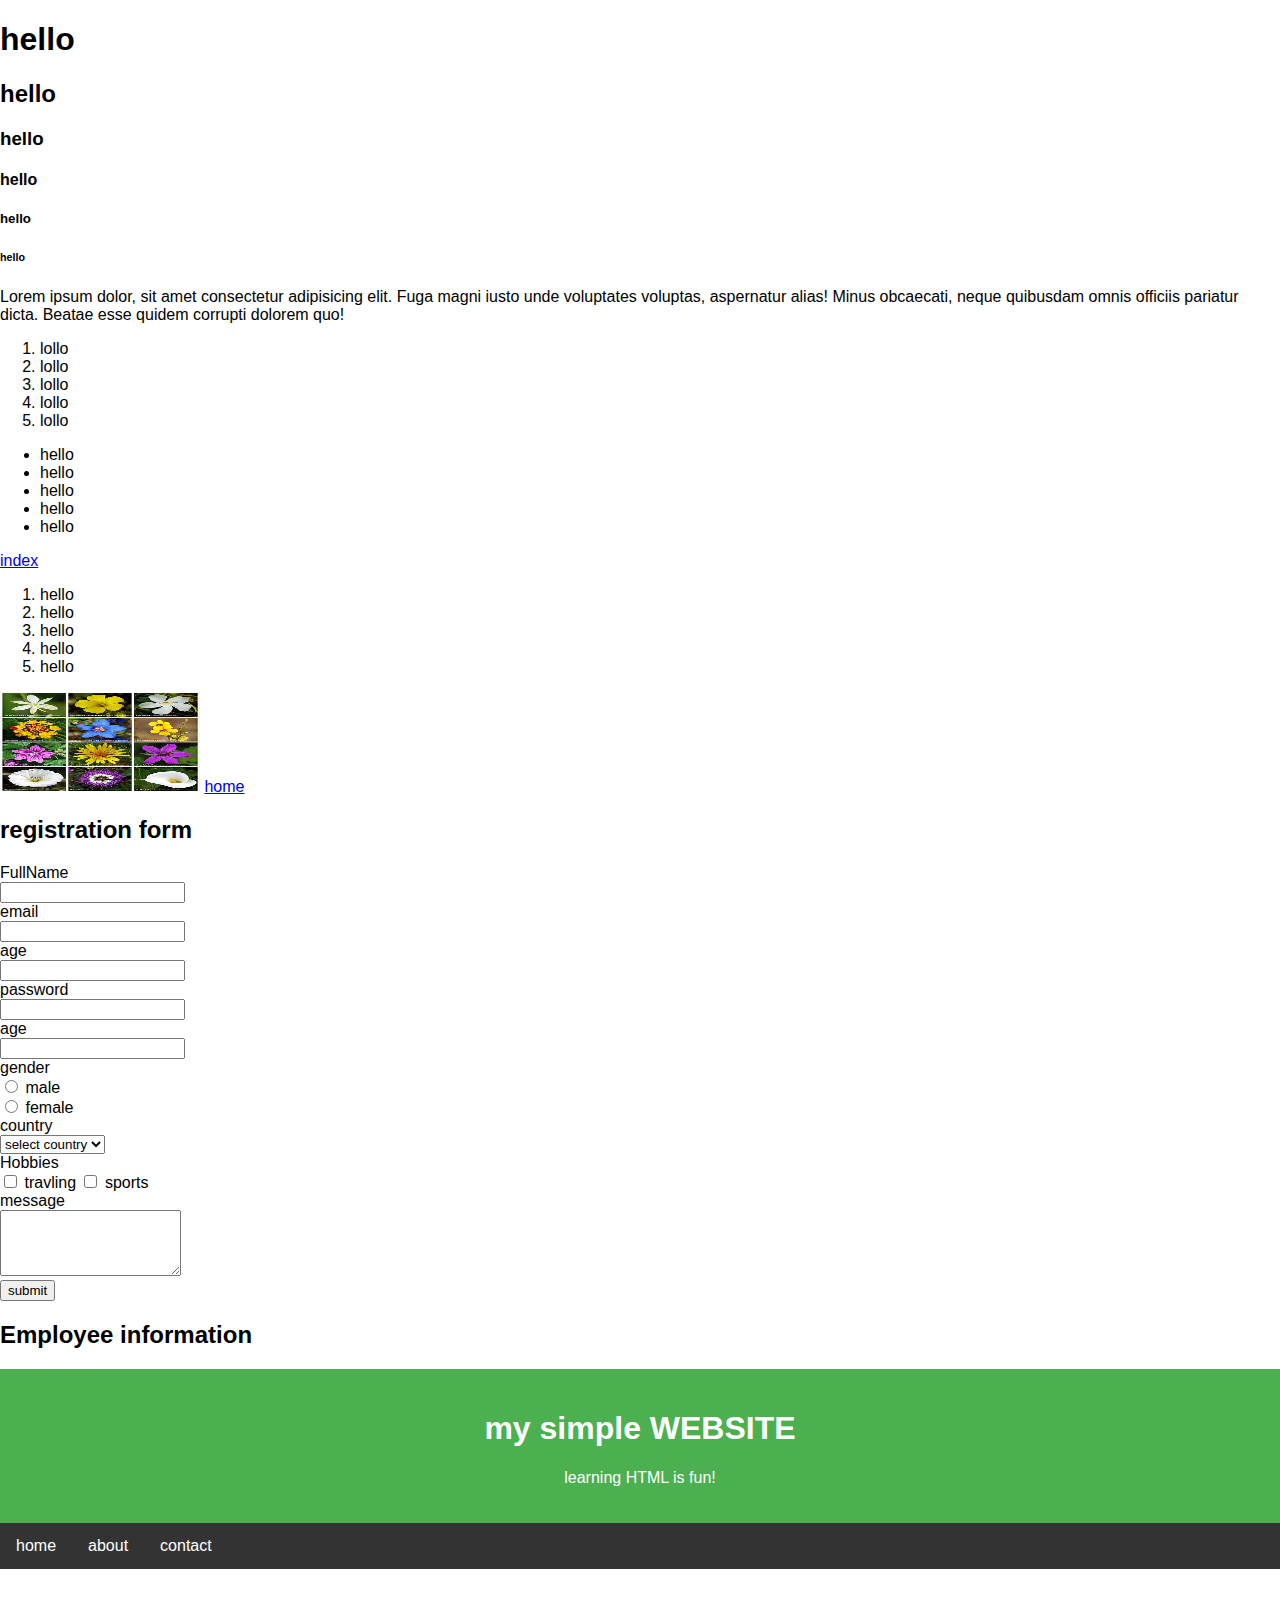
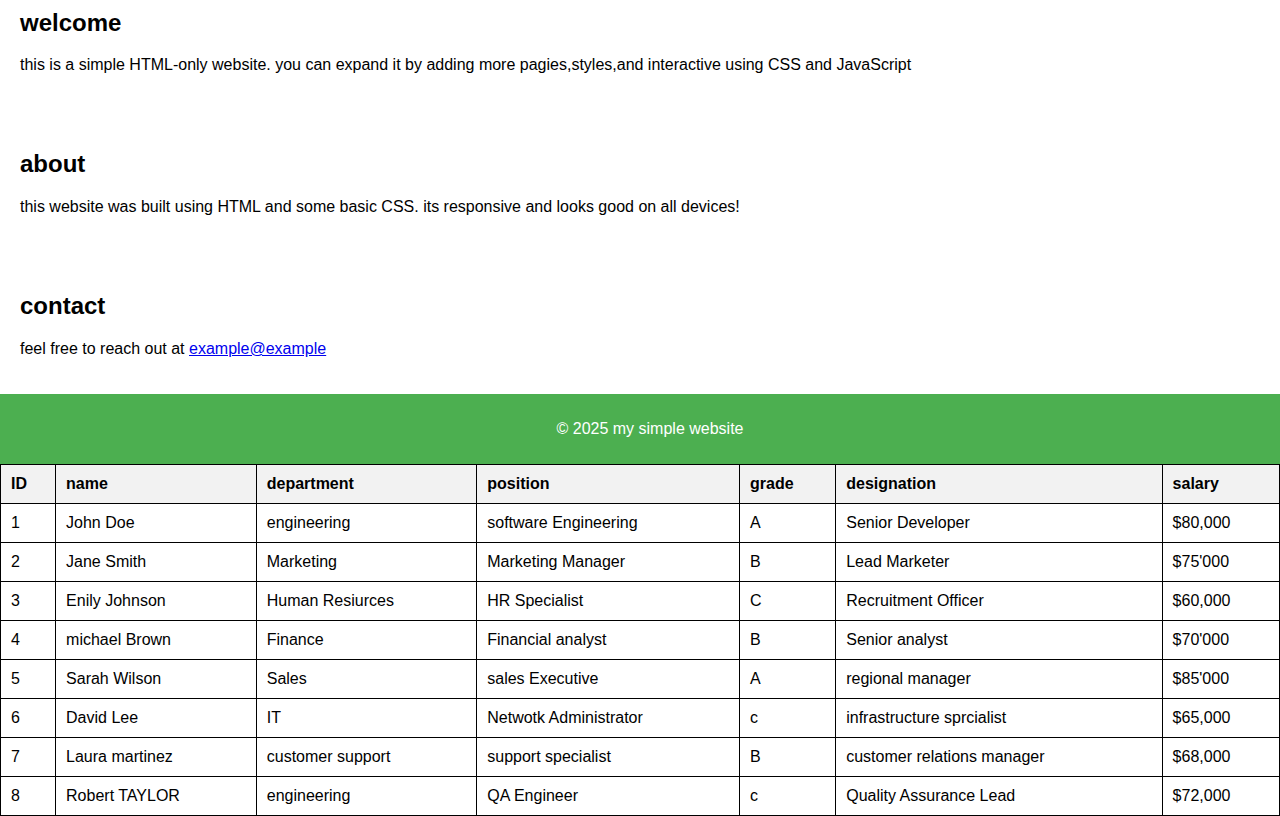
<file: index.html>
<!DOCTYPE html>
<html lang="en">
<head>
    <div>
        <meta charset="UTF-8">
    <meta name="viewport" content="width=device-width, initial-scale=1.0">
    <title>page</title>
    <link rel="stylesheet" href="style.css">
</head>
<body>
    <h1>hello</h1>
    <h2>hello</h2>
    <h3>hello</h3>
    <h4>hello</h4>
    <h5>hello</h5>
    <h6>hello</h6>
    <p>Lorem ipsum dolor, sit amet consectetur adipisicing elit. Fuga magni iusto unde voluptates voluptas, aspernatur alias! Minus obcaecati, neque quibusdam omnis officiis pariatur dicta. Beatae esse quidem corrupti dolorem quo!</p>
    <ol>
        <li>lollo</li>
        <li>lollo</li>
        <li>lollo</li>
        <li>lollo</li>
        <li>lollo</li>
    </ol>
    <ul>
        <li>hello</li>
        <li>hello</li>
        <li>hello</li>
        <li>hello</li>
        <li>hello</li>
    </ul>
    <a href="/home.html">index</a>
    <meta charset="UTF-8">
    <meta name="viewport" content="width=device-width, initial-scale=1.0">
    <title>Document</title>
    <link rel="stylesheet" href="style.css">
    </div>
</head>
<body>
    <div>
        <ol>
            <li>hello</li>
            <li>hello</li>
            <li>hello</li>
            <li>hello</li>
            <li>hello</li>
        </ol>
        <img src="/images/Flower 2.jpg"width=200 height="100" alt="">
        <a href="/index.html">home</a>
        <meta charset="UTF-8">
        <meta name="viewport" content="width=device-width, initial-scale=1.0">
        <title>Document</title>
    </div>
</head>
<body>
<div>
    <h2>registration form</form></h2>
    <form action="#" method="POST">
    
        <div>
            <label for="name">FullName</label> <br>
            <input type="text" id="name" name="name"required>
        </div>
    
       <div>
        <label for="email">email</label><br>
        <input type="email" name="email" id="email"required>
       </div>

       <div>
        <label for="age">age</label><br>
        <input type="age"name="age" id="age"required>
       </div>
    
       <div>
        <label for="password">password</label><br>
        <input type="text" id="password" name="password"required>
       </div>
    
       <div>
        <label for="age">age</label><br>
        <input type="number" id="age"required>
       </div>
    
       <div>
        <label>gender</label> <br>
        <input type="radio" id="male"required>
        <label for="male">male</label><br>
        <input type="radio" id="female" name="gender" value="female"required>
        <label for="female">female</label>
       </div>
    
       <div>
        <label for="country">country</label><br>
        <select id="country" name="country"required>
            <option value="">select country</option><br>
            <option value="USA">USA</option>
            <option value="UK">UK</option>
            <option value="CANADA">CANADA</option>
        </select>
       </div>
    
       <DIV>
        <LAbel>Hobbies</LAbel> <br>
        <input type="checkbox" id="reading" name="Hobbies" value="travling">
        <label for="travling">travling</label>
        <input type="checkbox" id="sports" name="Hobbies" value="sports">
        <label for="sports">sports</label>
       </DIV>
       <div>
        <label for="message">message</label><br>
        <textarea id="message" rows="4"></textarea>
        <div>
    
        </div>
        <button type="submit">submit</button>
        </form>
    
        <title>complete html table</title>
        
            <meta charset="UTF-8">
            <meta name="viewport" content="width=device-width, initial-scale=1.0">
            <title>Document</title>
            
</div>
    </head>
    <body>
     <div>
        <h2>Employee information</h2>
        <table>
          <thead>
              <tr>
                  <th>ID</th>
                  <TH>name</TH>
                  <th>department</th>
                  <th>position</th>
                  <th>grade</th>
                  <th>designation</th>
                  <th>salary</th>
              </tr>
          </thead>
          <tbody>
          <tr>
              <td>1</td>
              <td>John Doe</td>
              <td>engineering</td>
              <td>software Engineering</td>
              <td>A</td>
              <td>Senior Developer</td>
              <td>$80,000</td>
          </tr>
          <tr>
              <td>2</td>
              <td>Jane Smith</td>
              <td>Marketing</td>
              <td>Marketing Manager</td>
              <td>B</td>
              <td>Lead Marketer</td>
              <td>$75'000</td>
          </tr>
          <tr>
              <td>3</td>
              <td>Enily Johnson</td>
              <td>Human Resiurces</td>
              <td>HR Specialist</td>
              <td>C</td>
              <td>Recruitment Officer</td>
              <td>$60,000</td>
          </tr>
          <tr>
              <td>4</td>
              <td>michael Brown</td>
              <td>Finance</td>
              <td>Financial analyst</td>
              <td>B</td>
              <td>Senior analyst</td>
              <td>$70'000</td>
          </tr>
          <tr>
              <td>5</td>
              <td>Sarah Wilson</td>
              <td>Sales</td>
              <td>sales Executive</td>
              <td>A</td>
              <td>regional manager</td>
              <td>$85'000</td>
          </tr>
          <tr>
              <td>6</td>
              <td>David Lee</td>
              <td>IT</td>
              <td>Netwotk Administrator</td>
              <td>c</td>
              <td>infrastructure sprcialist</td>
              <td>$65,000</td>
          </tr>
          <tr>
              <td>7</td>
              <td>Laura martinez</td>
              <td>customer support</td>
              <td>support specialist</td>
              <td>B</td>
              <td>customer relations manager</td>
              <td>$68,000</td>
          </tr>
          <tr>
              <td>8</td>
              <td>Robert TAYLOR</td>
              <td>engineering</td>
              <td>QA Engineer</td>
              <td>c</td>
              <td>Quality Assurance Lead</td>
              <td>$72,000</td>
          </tr>
          <meta charset="UTF-8">
      <meta name="viewport" content="width=device-width, initial-scale=1.0">
      <title>Document</title>
     
     </div>
</head>
<body>
   <div>
    <header>
        <h1>my simple WEBSITE</h1>
        <p>learning HTML is fun!</p>
    </header>

    <nav>
        <a href="#home">home</a>
        <a href="#about">about</a>
        <a href="#contact">contact</a>
    </nav>

    <section id="home">
        <h2>welcome</h2>
        <p>this is a simple HTML-only website. you can expand it by adding more pagies,styles,and interactive using CSS and JavaScript</p>
        </section>

        <section id="about">
            <h2>about</h2>
            <p>this website was built using HTML and some basic CSS. its responsive and looks good on all devices!</p>
            </section>

            <section id="contact">
                <h2>contact</h2>
                <p>feel free to reach out at <a href="mailo:example@example">example@example</a></p>
                </section>

                <footer>
                    <p>&copy; 2025 my simple website</p>
                </footer>
   </div>

</body>
</html>
</file>
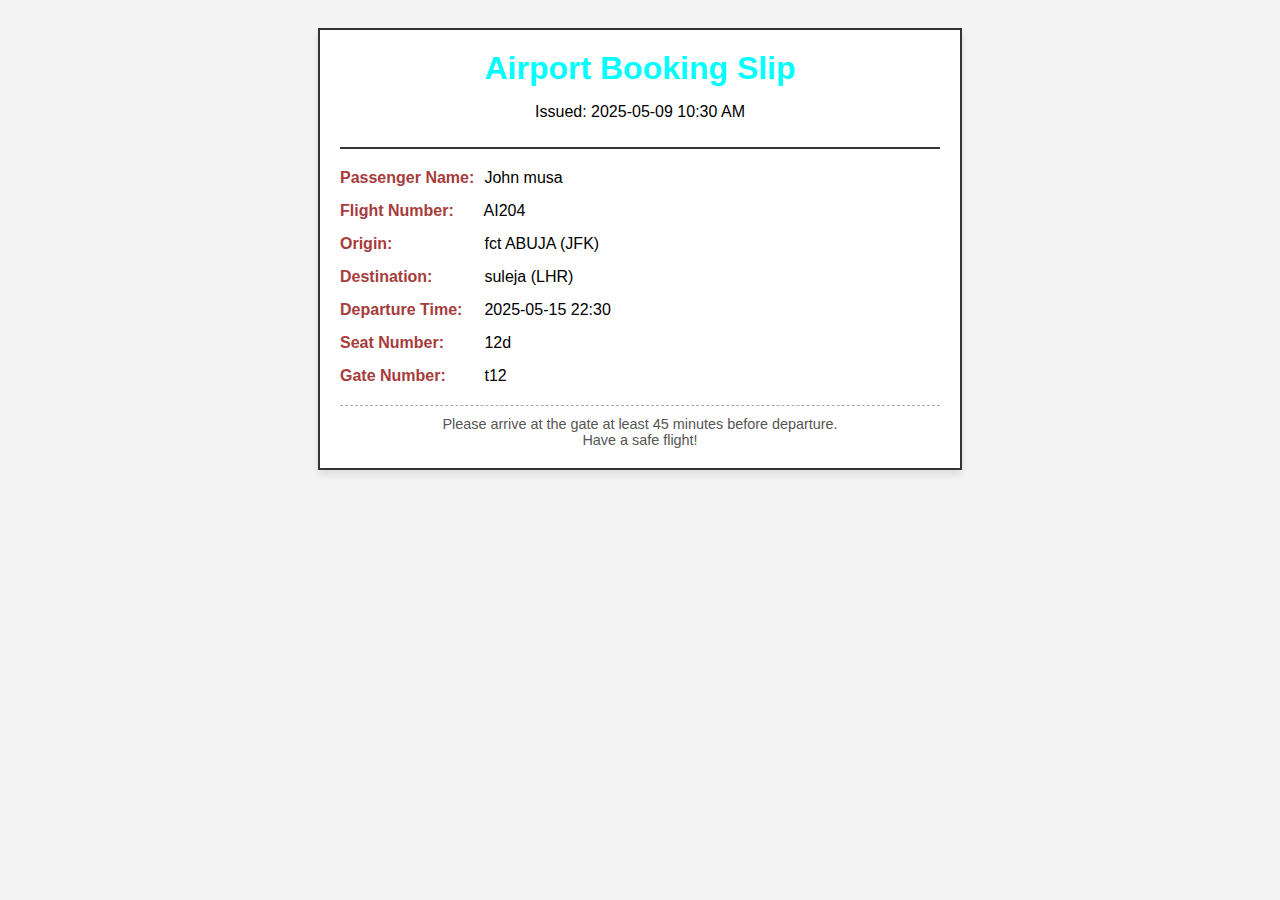
<file: booking.html>
<!DOCTYPE html>
<html lang="en">
<head>
  <meta charset="UTF-8" />
  <meta name="viewport" content="width=device-width, initial-scale=1.0"/>
  <title>Airport Booking Slip</title>
  <style>
    body {
      font-family: Arial, sans-serif;
      background: #f4f4f4;
      padding: 20px;
    }
    .ticket {
      max-width: 600px;
      margin: auto;
      background: #fff;
      border: 2px solid #333;
      padding: 20px;
      box-shadow: 0 4px 8px rgba(0,0,0,0.1);
    }
    .ticket-header {
      text-align: center;
      border-bottom: 2px solid #333;
      padding-bottom: 10px;
      margin-bottom: 20px;
    }
    .ticket-header h1 {
      margin: 0;
      color: aqua;
    }
    .ticket-section {
      margin-bottom: 15px;
    }
    .label {
      font-weight: bold;
      display: inline-block;
      color: #a73c3c;
      width: 140px;
    }
    .footer {
      text-align: center;
      font-size: 0.9em;
      color: #555;
      border-top: 1px dashed #aaa;
      padding-top: 10px;
      margin-top: 20px;
    }
  </style>
</head>
<body>
  <div class="ticket">
    <div class="ticket-header">
      <h1>Airport Booking Slip</h1>
      <p>Issued: 2025-05-09 10:30 AM</p>
    </div>

    <div class="ticket-section"><span class="label">Passenger Name:</span> John musa</div>
    <div class="ticket-section"><span class="label">Flight Number:</span> AI204</div>
    <div class="ticket-section"><span class="label">Origin:</span> fct ABUJA (JFK)</div>
    <div class="ticket-section"><span class="label">Destination:</span> suleja (LHR)</div>
    <div class="ticket-section"><span class="label">Departure Time:</span> 2025-05-15 22:30</div>
    <div class="ticket-section"><span class="label">Seat Number:</span> 12d</div>
    <div class="ticket-section"><span class="label">Gate Number:</span> t12</div>

    <div class="footer">
      Please arrive at the gate at least 45 minutes before departure.<br>
      Have a safe flight!
    </div>
  </div>
</body>
</html>

</body>
</html>
</file>
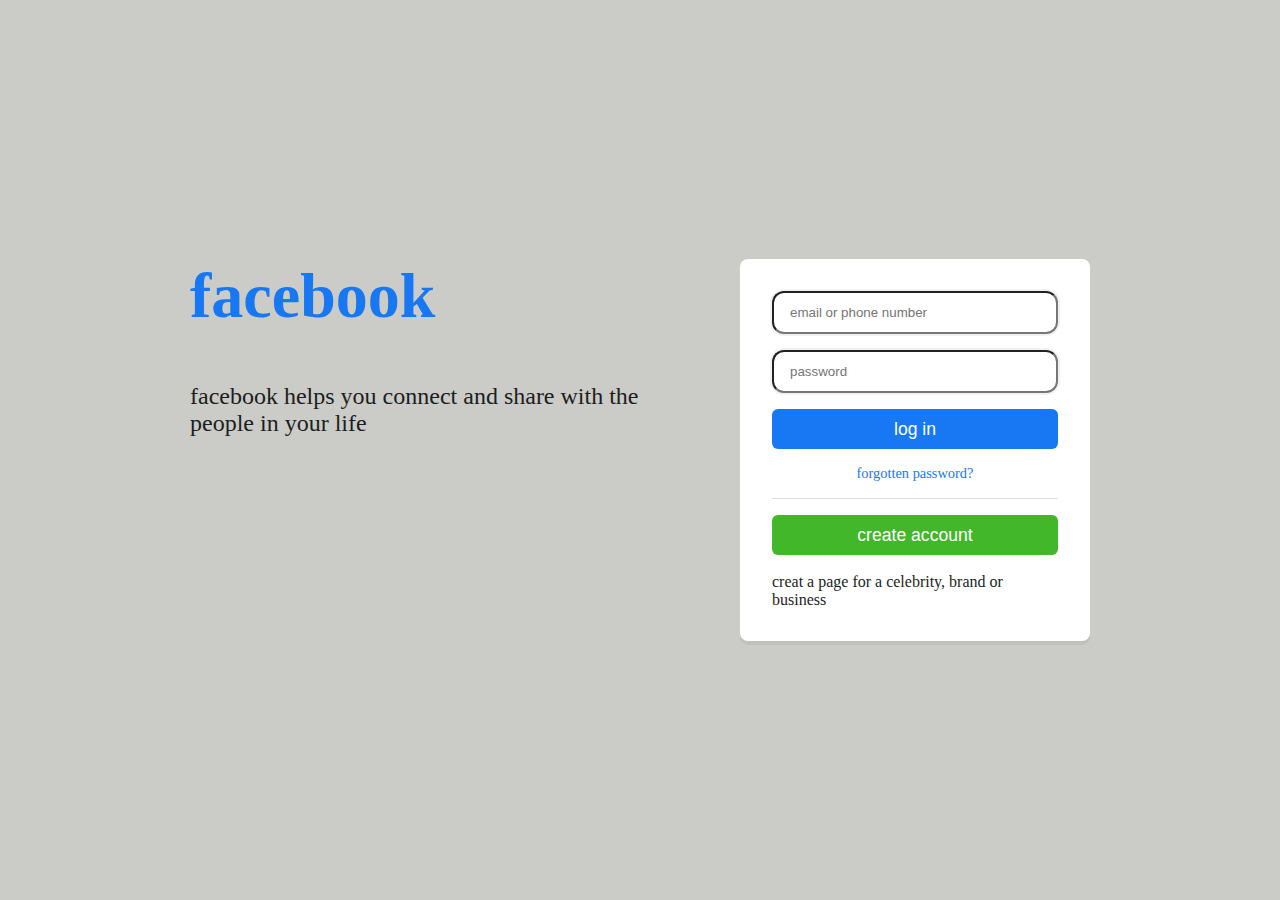
<file: facebook.html>
<!DOCTYPE html>
<html lang="en">
<head>
    <meta charset="UTF-8">
    <meta name="viewport" content="width=, initial-scale=1.0">
    <title>Document</title>
    <link rel="stylesheet" href="facebook.css">
</head>
<body>
    <div class="wrapper">
        <!--left Branding-->
        <div class="branding">
                <h1>facebook</h1> <br>
            <p>facebook helps you connect and share with the people in your life</p><br>
            </div>
            <!--Right login card-->
            <div class="login-card">
            <form>
                <input type="text"id=: username*** placeholder="email or phone number"rquired> <br>
                <input type="password" id="password"placeholder="password"required> <br>
                <button type="submit" class="btn btn-primary">log in </button>
                <p><a href="#" class="link">forgotten password?</a></p>
            <hr style="border:none;border-top:1px solid #ddd;margin:1rem 0;">
            <button type="button" class="btn btn-secondary">create account</button>
        </form>
            <div class="page-link"><br>
               <span>creat a page for a celebrity, brand or business</span>
                </div> 
            </div>
        </div>
    </div>
</body>
</html>
</file>
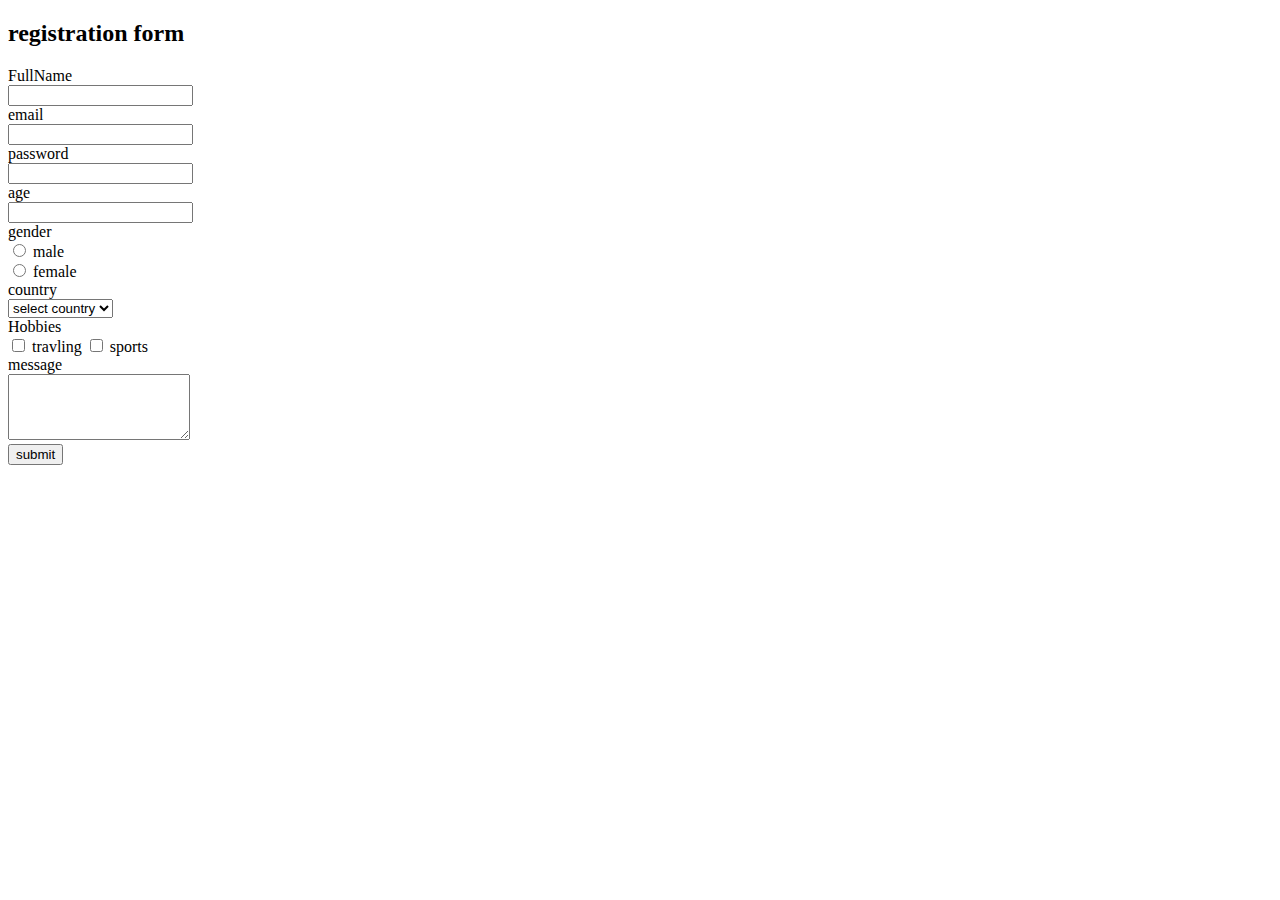
<file: form.html>
<!DOCTYPE html>
<html lang="en">
<head>
    <meta charset="UTF-8">
    <meta name="viewport" content="width=device-width, initial-scale=1.0">
    <title>Document</title>
</head>
<body>
 <h2>registration form</form></h2>
<form action="#" method="POST">

    <div>
        <label for="name">FullName</label> <br>
        <input type="text" id="name" name="name"required>
    </div>

   <div>
    <label for="email">email</label><br>
    <input type="email" name="email" id="email"required>
   </div>

   <div>
    <label for="password">password</label><br>
    <input type="text" id="password" name="password"required>
   </div>

   <div>
    <label for="age">age</label><br>
    <input type="number" id="age"required>
   </div>

   <div>
    <label>gender</label> <br>
    <input type="radio" id="male"required>
    <label for="male">male</label><br>
    <input type="radio" id="female" name="gender" value="female"required>
    <label for="female">female</label>
   </div>

   <div>
    <label for="country">country</label><br>
    <select id="country" name="country"required>
        <option value="">select country</option><br>
        <option value="USA">USA</option>
        <option value="UK">UK</option>
        <option value="CANADA">CANADA</option>
    </select>
   </div>

   <DIV>
    <LAbel>Hobbies</LAbel> <br>
    <input type="checkbox" id="reading" name="Hobbies" value="travling">
    <label for="travling">travling</label>
    <input type="checkbox" id="sports" name="Hobbies" value="sports">
    <label for="sports">sports</label>
   </DIV>
   <div>
    <label for="message">message</label><br>
    <textarea id="message" rows="4"></textarea>
    <div>

    </div>
    <button type="submit">submit</button>
    </form>

    <title>complete html table</title>
    <style>
        table{
            width: 100%;
            border:collapse
        }
    </style>

</body>
</html>
</file>
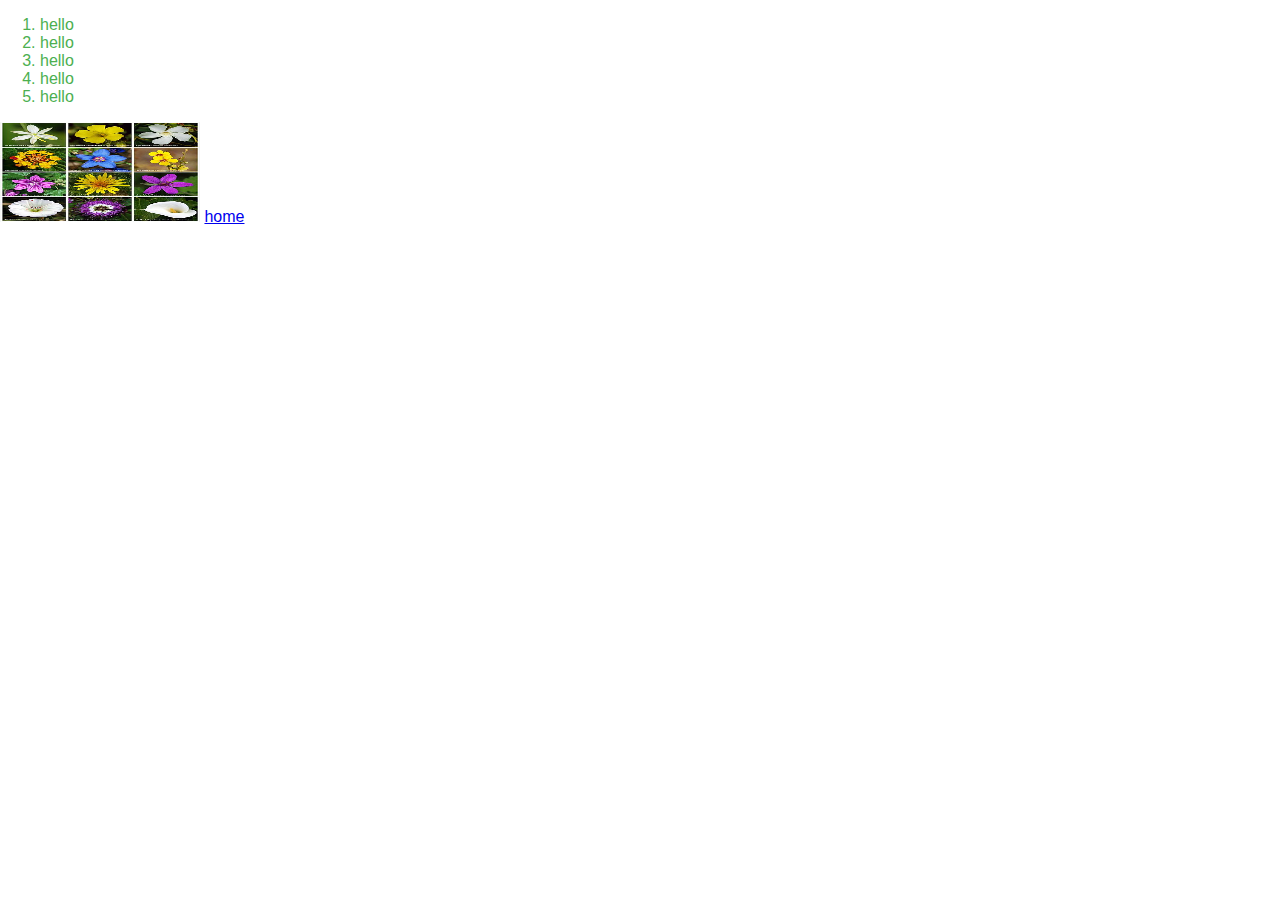
<file: home.html>
<!DOCTYPE html>
<html lang="en">
<head>
    <meta charset="UTF-8">
    <meta name="viewport" content="width=device-width, initial-scale=1.0">
    <title>Document</title>
    <link rel="stylesheet" href="style.css">
</head>
<body>
    <ol class="young">
        <li>hello</li>
        <li>hello</li>
        <li>hello</li>
        <li>hello</li>
        <li>hello</li>
    </ol>
    <img src="/images/Flower 2.jpg"width=200 height="100" alt="">
    <a href="/index.html">home</a>
</body>
</html>
</file>
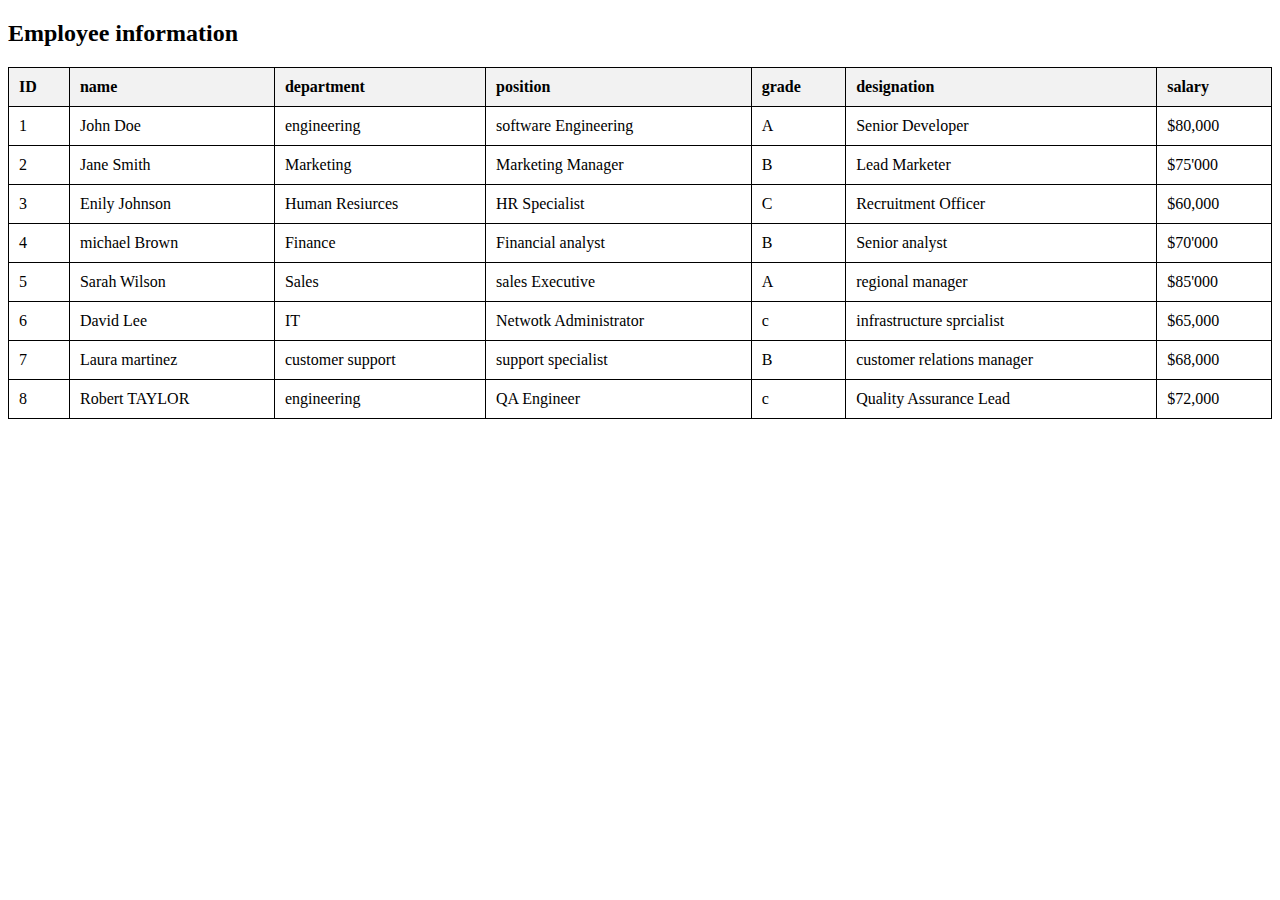
<file: table.html>
<!DOCTYPE html>
<html lang="en">
<head>
    <meta charset="UTF-8">
    <meta name="viewport" content="width=device-width, initial-scale=1.0">
    <title>Document</title>
    <style>
        table{
            width: 100%;
            border-collapse: collapse;
        }
        th, td{
            border: 1px solid black;
            padding: 10px;
            text-align: left;
        }
        th{
            background-color: #f2f2f2;
        }
    </style>
</head>
<body>
  <h2>Employee information</h2>
  <table>
    <thead>
        <tr>
            <th>ID</th>
            <TH>name</TH>
            <th>department</th>
            <th>position</th>
            <th>grade</th>
            <th>designation</th>
            <th>salary</th>
        </tr>
    </thead>
    <tbody>
    <tr>
        <td>1</td>
        <td>John Doe</td>
        <td>engineering</td>
        <td>software Engineering</td>
        <td>A</td>
        <td>Senior Developer</td>
        <td>$80,000</td>
    </tr>
    <tr>
        <td>2</td>
        <td>Jane Smith</td>
        <td>Marketing</td>
        <td>Marketing Manager</td>
        <td>B</td>
        <td>Lead Marketer</td>
        <td>$75'000</td>
    </tr>
    <tr>
        <td>3</td>
        <td>Enily Johnson</td>
        <td>Human Resiurces</td>
        <td>HR Specialist</td>
        <td>C</td>
        <td>Recruitment Officer</td>
        <td>$60,000</td>
    </tr>
    <tr>
        <td>4</td>
        <td>michael Brown</td>
        <td>Finance</td>
        <td>Financial analyst</td>
        <td>B</td>
        <td>Senior analyst</td>
        <td>$70'000</td>
    </tr>
    <tr>
        <td>5</td>
        <td>Sarah Wilson</td>
        <td>Sales</td>
        <td>sales Executive</td>
        <td>A</td>
        <td>regional manager</td>
        <td>$85'000</td>
    </tr>
    <tr>
        <td>6</td>
        <td>David Lee</td>
        <td>IT</td>
        <td>Netwotk Administrator</td>
        <td>c</td>
        <td>infrastructure sprcialist</td>
        <td>$65,000</td>
    </tr>
    <tr>
        <td>7</td>
        <td>Laura martinez</td>
        <td>customer support</td>
        <td>support specialist</td>
        <td>B</td>
        <td>customer relations manager</td>
        <td>$68,000</td>
    </tr>
    <tr>
        <td>8</td>
        <td>Robert TAYLOR</td>
        <td>engineering</td>
        <td>QA Engineer</td>
        <td>c</td>
        <td>Quality Assurance Lead</td>
        <td>$72,000</td>
    </tr>
            
</body>
</html>
</file>
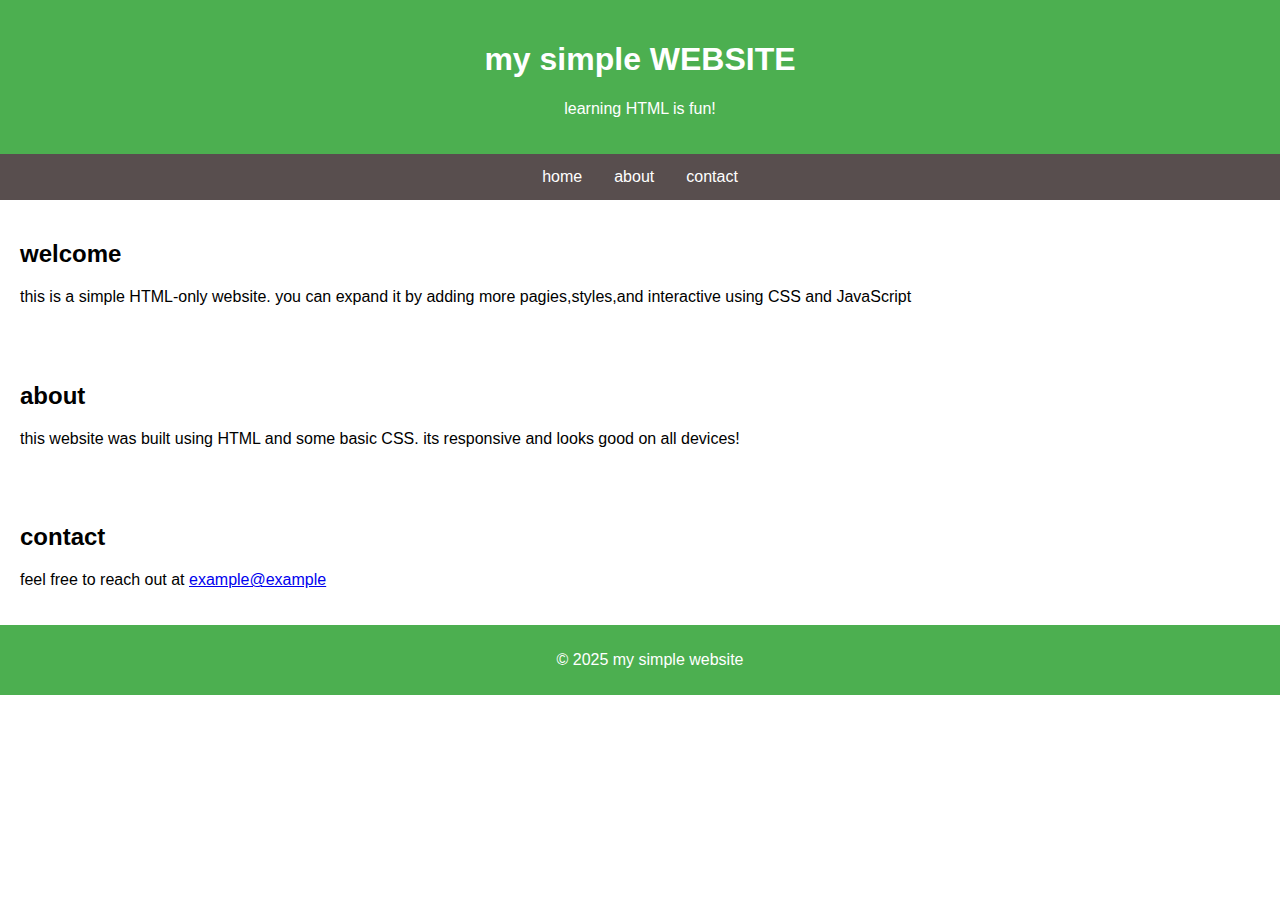
<file: table2.html>
<!DOCTYPE html>
<html lang="en">
<head>
    <meta charset="UTF-8">
    <meta name="viewport" content="width=device-width, initial-scale=1.0">
    <title>Document</title>
    <style>
        body{
            font-family: Arial, sans-serif;
            margin: 0;
            padding: 0;
        }
        header{
            background-color: #4caf50;
            padding: 20px;
            color: white;
            text-align: center;
        }
        nav{
            background-color: #584e4e;
            display: flex;
            justify-content: center;
            align-items: center;
            overflow: hidden;
        }
        nav a{
            color: white;
            float: left;
            display: block;
            padding: 14px 16px;
            text-decoration: none;
        }
        nav a:hover {
            background-color: #575757;
        }
        section{
            padding: 20px;
        }
        footer{
            background-color: #4caf50;
            color: white;
            text-align: center;
            padding: 10px;
            position: relative;
            bottom: 0;
            width: 100%;
        }
        @media (max-width: 768px){
            nav{
                flex-direction: column;
                align-items: center;
                padding: 8px;
            }
        }
    </style>
</head>
<body>
    <header>
        <h1>my simple WEBSITE</h1>
        <p>learning HTML is fun!</p>
    </header>
    <nav>
        <a href="#">home</a>
        <a href="#about">about</a>
        <a href="#contact">contact</a>
    </nav>

    <section id="#">
        <h2>welcome</h2>
        <p>this is a simple HTML-only website. you can expand it by adding more pagies,styles,and interactive using CSS and JavaScript</p>
        </section>

        <section id="about">
            <h2>about</h2>
            <p>this website was built using HTML and some basic CSS. its responsive and looks good on all devices!</p>
            </section>

            <section id="contact">
                <h2>contact</h2>
                <p>feel free to reach out at <a href="mailo:example@example">example@example</a></p>
                </section>

                <footer>
                    <p>&copy; 2025 my simple website</p>
                </footer>
</body>
</html>
</file>
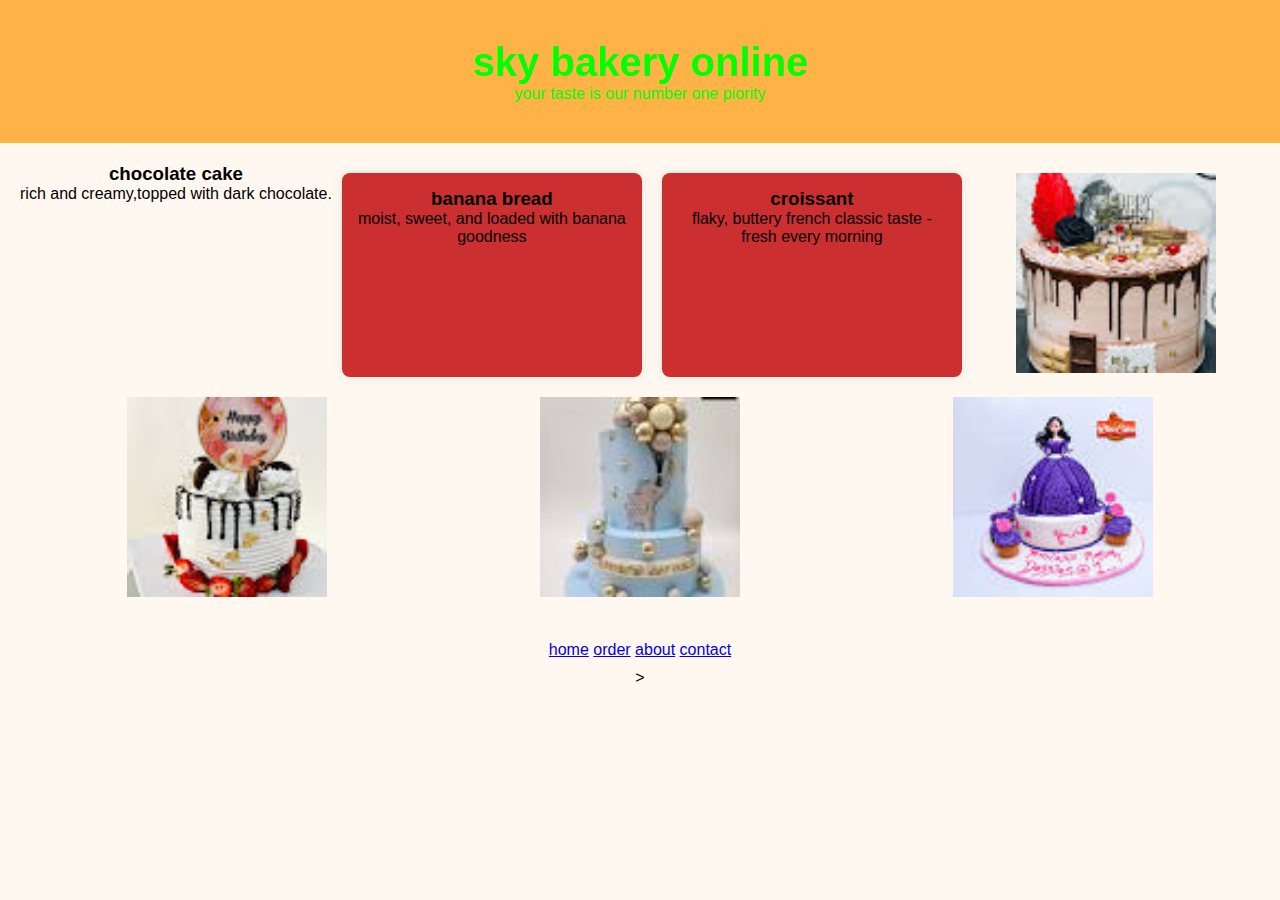
<file: newprojet/newprojet.html>
<!DOCTYPE html>
<html lang="en">
<head>
    <meta charset="UTF-8">
    <meta name="viewport" content="width=device-width, initial-scale=1.0">
    <title>Document</title>
    <link rel="stylesheet" href="newprojet.css">
</head>
<body>
    <header>
        <h1>sky bakery online</h1>
        <p>your taste is our number one piority</p>
    </header>
    <div class="menu">
        <div class="">
          <h3>chocolate cake</h3>
            <p>rich and creamy,topped with dark chocolate. </p>

        </div>
        <div class="item">
            <h3>banana bread</h3>
            <p>moist, sweet, and loaded with banana goodness</p>

        </div>
        <div class="item 2">
            <h3>croissant</h3>
            <p>flaky, buttery french classic taste - fresh every morning</p>

        </div>
        <div class="young1">
            <img src="/newprojet/cake1.jpg" alt="" width="200px" height="200px"></div>

           <div class="young2">
            <img src="/newprojet/cake2.jpg" alt="" width="200px" height="200px"></div>

            <div class="young3">
                <img src="/newprojet/cake3.jpg" alt="" width="200px" height="200px"></div>

            <div class="young4">
                <img src="/newprojet/cake4.jpg" alt="" width="200px" height="200px"></div>
          
        </div>
        <div class="young5">
            <nav>
                <a href="#home">home</a>
                <a href="#order">order</a>
                <a href="#about">about</a>
                <a href="#contact">contact</a>  
            </nav>
        </div>
    </div>>
</body>
</html>
</file>
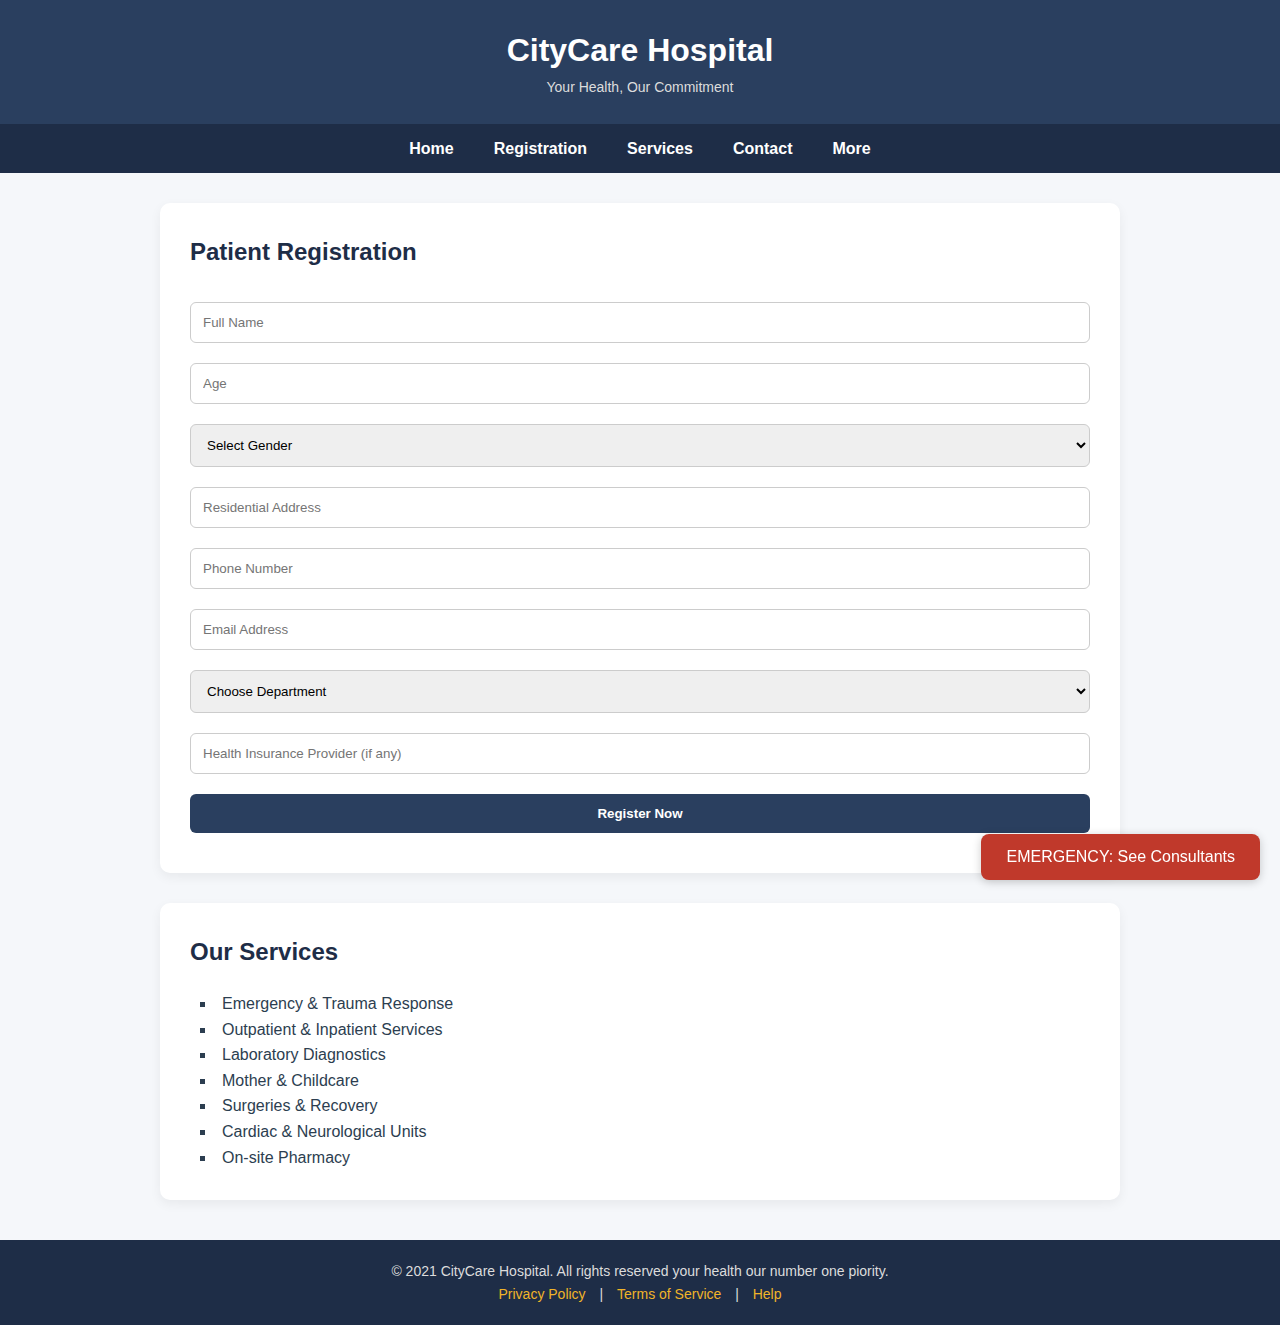
<file: .vscode/ASSIGN4.HTML/assign4.html>
<!DOCTYPE html>
<html lang="en">
<head>
  <meta charset="UTF-8">
  <title>CityCare Hospital Dashboard</title>
  <link rel="stylesheet" href="assign4.css">
</head>
<body>

  <header>
    <h1>CityCare Hospital</h1>
    <p>Your Health, Our Commitment</p>
  </header>

  <nav>
    <a href="#">Home</a>
    <a href="#">Registration</a>
    <a href="#">Services</a>
    <a href="#">Contact</a>
    <a href="#">More</a>
  </nav>

    <main class="container">
    <section class="section">
      <h2>Patient Registration</h2>
      <form>
        <input type="text" placeholder="Full Name" required>
        <input type="number" placeholder="Age" required>
        <select required>
          <option value="">Select Gender</option>
          <option>Male</option>
          <option>Female</option>
          <option>Other</option>
        </select>
        <input type="text" placeholder="Residential Address" required>
        <input type="tel" placeholder="Phone Number" required>
        <input type="email" placeholder="Email Address">
<select required>
          <option value="">Choose Department</option>
          <option>General Medicine</option>
          <option>Pediatrics</option>
          <option>Gynecology</option>
          <option>Cardiology</option>
          <option>Orthopedics</option>
        </select>
        <input type="text" placeholder="Health Insurance Provider (if any)">
        <input type="submit" value="Register Now">
      </form>
    </section>

<section class="section">
      <h2>Our Services</h2>
      <ul>
        <li>Emergency & Trauma Response</li>
        <li>Outpatient & Inpatient Services</li>
        <li>Laboratory Diagnostics</li>
        <li>Mother & Childcare</li>
        <li>Surgeries & Recovery</li>
        <li>Cardiac & Neurological Units</li>
        <li>On-site Pharmacy</li>
      </ul>
    </section>
  </main>

  <button class="emergency-button">EMERGENCY: See Consultants</button>

  <footer>
    <p>&copy; 2021 CityCare Hospital. All rights reserved your health our number one piority.</p>
 <p>
      <a href="#">Privacy Policy</a> |
      <a href="#">Terms of Service</a> |
      <a href="#">Help</a>
    </p>
  </footer>

</body>
</html>
</file>
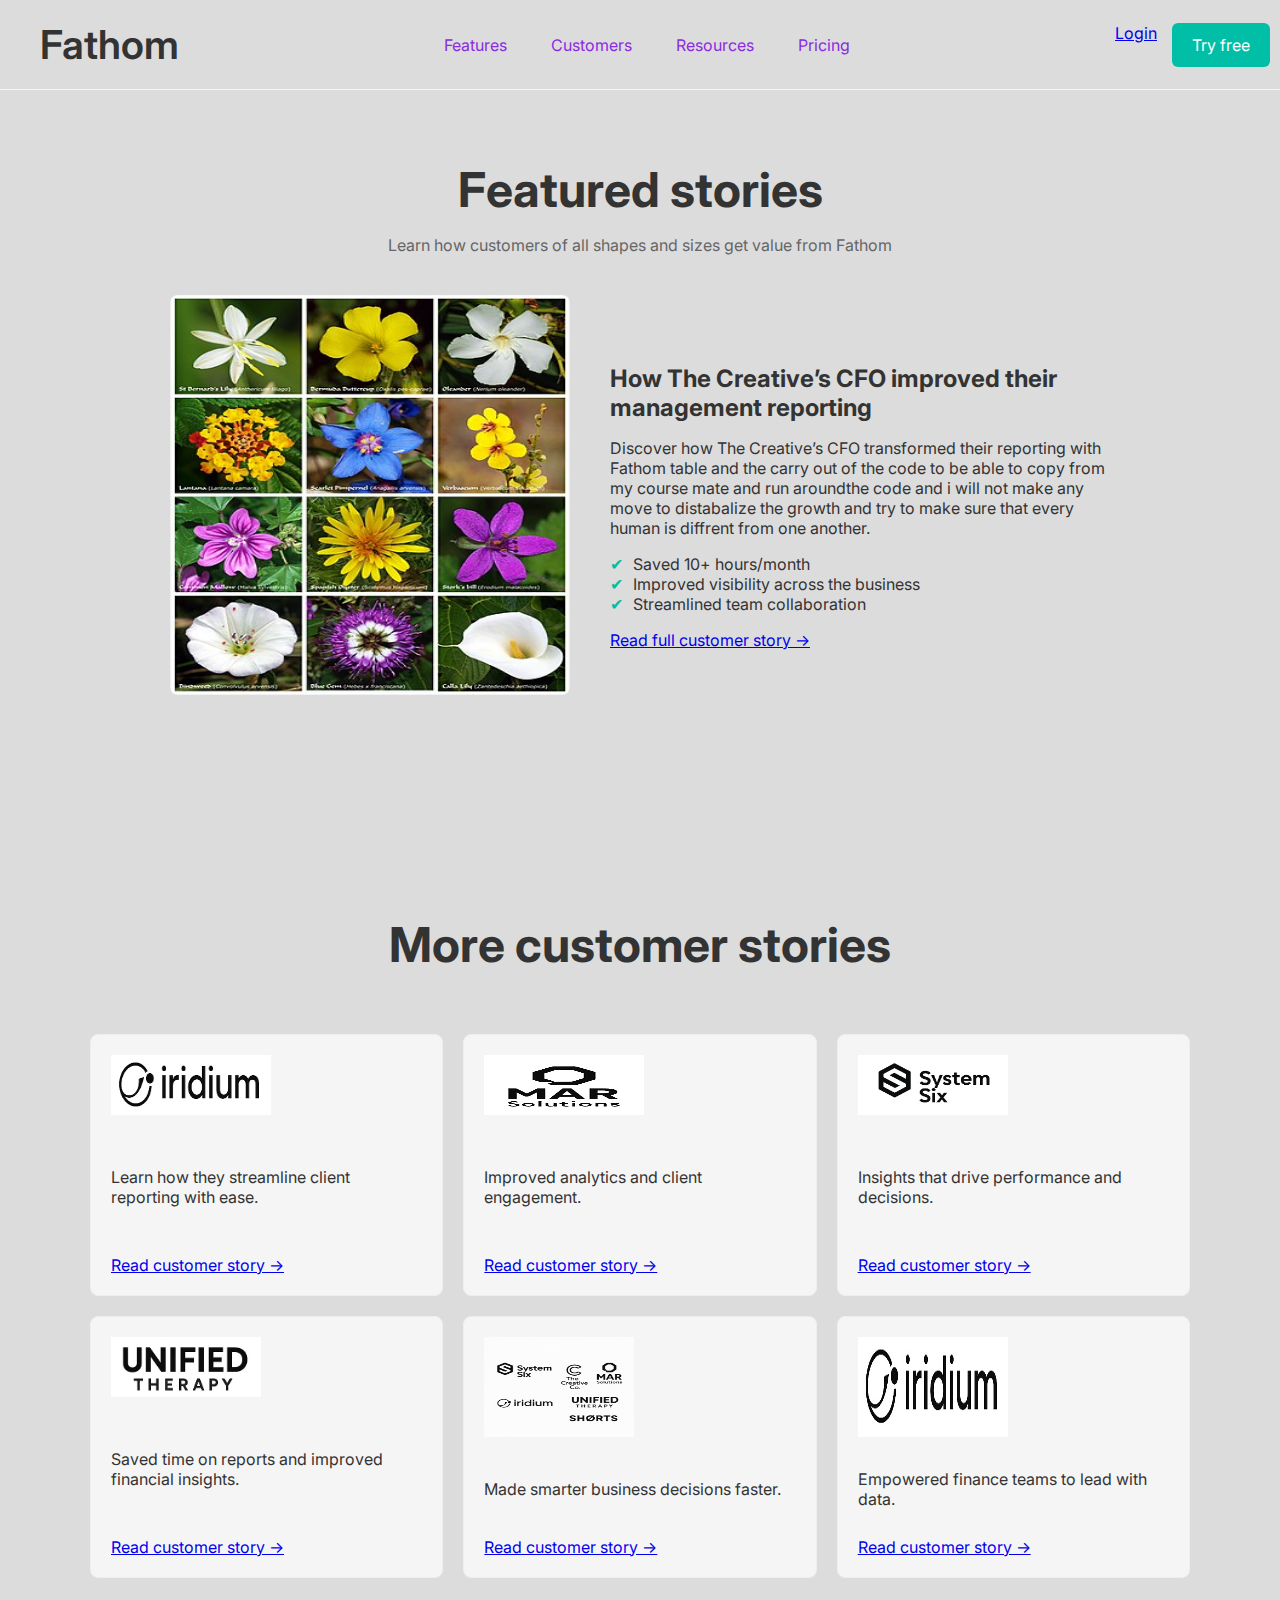
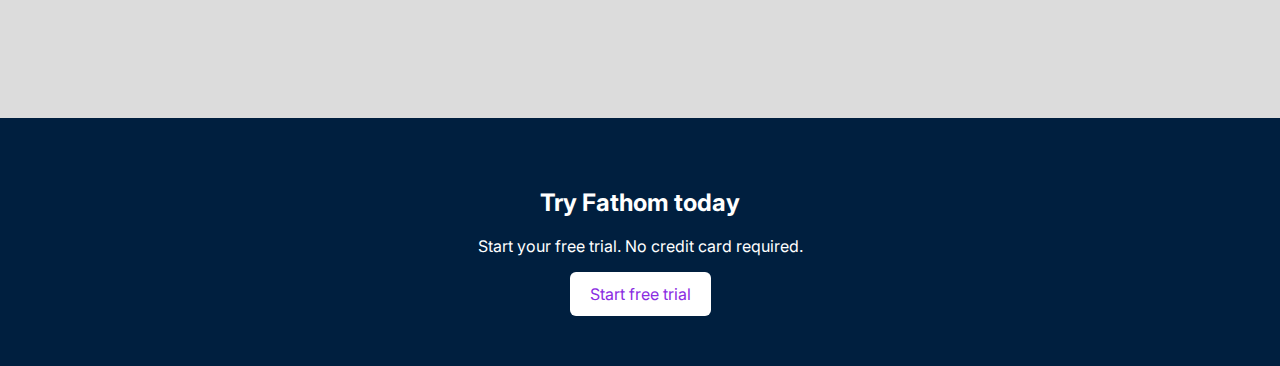
<file: .vscode/porg1.html/porg1.html>
<!DOCTYPE html>
<html lang="en">
<head>
  <meta charset="UTF-8">
  <meta name="viewport" content="width=device-width, initial-scale=1.0">
  <title>Fathom - Customer Stories</title>
  <link href="https://fonts.googleapis.com/css2?family=Inter:wght@400;600&display=swap" rel="stylesheet">
  <link rel="stylesheet" href="porg1.css">
</head>
<body>
  <header>
    <div class="brand">Fathom</div>
    <nav>
      <a href="#">Features</a>
      <a href="#">Customers</a>
      <a href="#">Resources</a>
      <a href="#">Pricing</a>
    </nav>
    <div class="nav1">
      <a href="#">Login</a>
      <a href="#" class="cta-btn">Try free</a>
    </div>
</header>

  <section class="section">
    <h2>Featured stories</h2>
    <p class="title">Learn how customers of all shapes and sizes get value from Fathom</p>
    <div class="featured-story">
      <img src="/images/Flower 2.jpg" width="300px" height="400px" alt="Customer Story">
      <div class="story-text">
        <h3>How The Creative’s CFO improved their management reporting</h3>
        <p>Discover how The Creative’s CFO transformed their reporting with Fathom table and the carry out of the code to be able to copy from my course mate and run aroundthe code and i will not  make any move to distabalize the growth and try to make sure that every human is diffrent from one another.</p>
        <ul>
          <li>Saved 10+ hours/month</li>
          <li>Improved visibility across the business</li>
          <li>Streamlined team collaboration</li>
        </ul>
        <a href="#">Read full customer story →</a>
      </div>
    </div>
  </section>
 <section class="section">
    <h2>More customer stories</h2>
    <div class="customer-grid">
      <div class="customer-card">
        <strong><img src="/images/WhatsApp Image 222.jpg"width=160px height="60px"></strong>
        <p>Learn how they streamline client reporting with ease.</p>
        <a href="#">Read customer story →</a>
      </div>
      <div class="customer-card">
        <strong><img src="/images/WhatsApp Image 223.jpg"width=160px height="60px"> </strong>
        <p>Improved analytics and client engagement.</p>
  <a href="#">Read customer story →</a>
      </div>
      <div class="customer-card">
        <strong><img src="/images/WhatsApp Image 224.jpg" height="60px" width="150px"> </strong>
        <p>Insights that drive performance and decisions.</p>
        <a href="#">Read customer story →</a>
      </div>
      <div class="customer-card">
        <strong><img src="/images/WhatsApp Image 225.jpg" height="60px" width="150px"> </strong>
        <p>Saved time on reports and improved financial insights.</p>
        <a href="#">Read customer story →</a>
      </div>
 <div class="customer-card">
        <strong><img src="/images/WhatsApp Image 226.jpg" height="100px" width="150px"> </strong>
        <p>Made smarter business decisions faster.</p>
        <a href="#">Read customer story →</a>
      </div>
      <div class="customer-card">
        <strong><img src="/images/WhatsApp Image 227.jpg" height="100px" width="150px"> </strong>
        <p>Empowered finance teams to lead with data.</p>
        <a href="#">Read customer story →</a>
      </div>
    </div>
  </section>

  <footer>
    <h2>Try Fathom today</h2>
    <p>Start your free trial. No credit card required.</p>
 <a href="#" class="cta-btn">Start free trial</a>
  </footer>
</body>
</html>
</file>
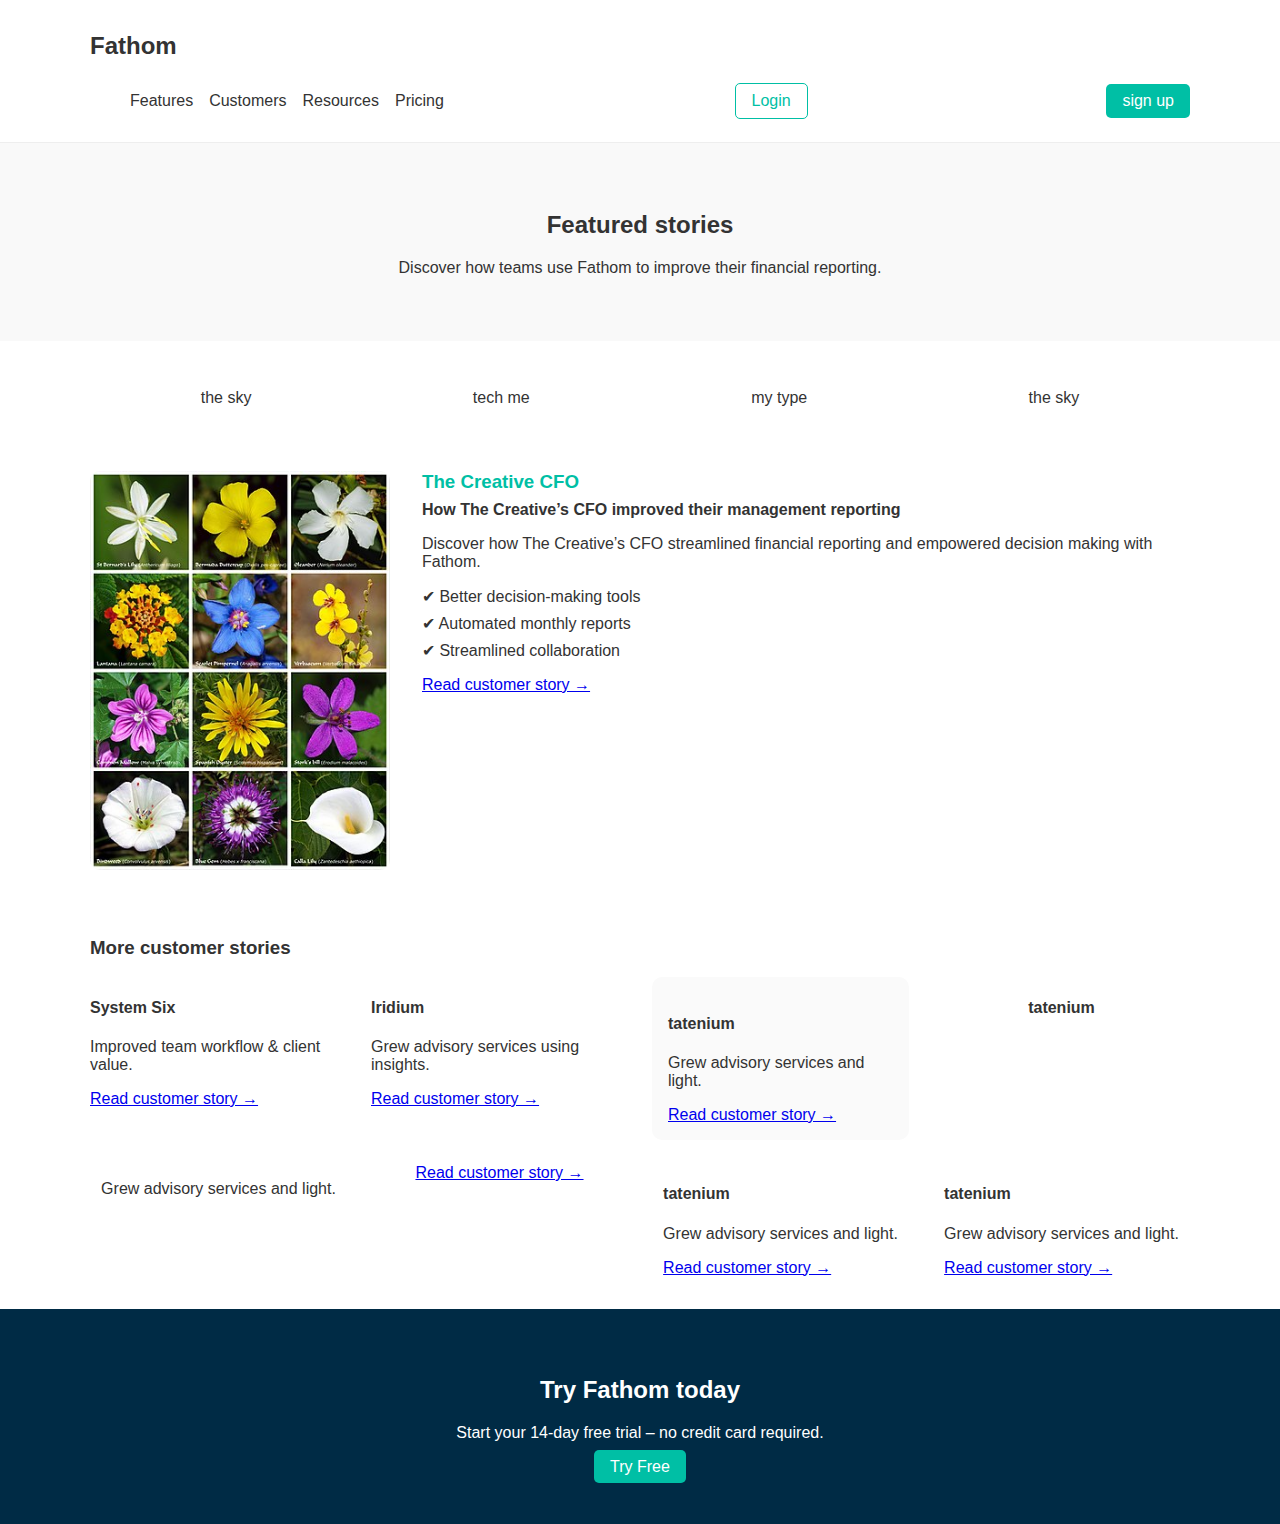
<file: .vscode/prog.html/prog.html>
<!DOCTYPE html>
<html lang="en">
<head>
    <meta charset="UTF-8">
    <meta name="viewport" content="width=, initial-scale=1.0">
    <title>Document</title>
    <link rel="stylesheet" href="prog.css">
</head>
<body>
     <header class="header">
    <div class="container">
      <h1 class="logo">Fathom</h1>

      <nav>
        <ul class="nav-links">
          <li><a href="#">Features</a></li>
          <li><a href="#">Customers</a></li>
          <li><a href="#">Resources</a></li>
          <li><a href="#">Pricing</a></li>
        </ul>
        <a href="#" class="btn btn-login">Login</a>
        <a href="#" class="btn btn-primary">sign up</a>
      </nav>
    </div>
  </header>

  <section class="hero">
    <div class="container text-center">
      <h2>Featured stories</h2>
      <p>Discover how teams use Fathom to improve their financial reporting.</p>
    </div>
    </section>

  <section class="featured-story container">
    <div class="logos">
      <p>the sky</p>
      <p>tech me</p>
      <p>my type</p>
      <p>the sky</p>
    </div>
    <div class="story">
      <img src="/images/Flower 2.jpg" alt="CFO" class="story-image">
      <div class="story-text">
        <h3>The Creative CFO</h3>
        <h4>How The Creative’s CFO improved their management reporting</h4>
        <p>Discover how The Creative’s CFO streamlined financial reporting and empowered decision making with Fathom.</p>
        <ul>
          <li>✔ Better decision-making tools</li>
          <li>✔ Automated monthly reports</li>
          <li>✔ Streamlined collaboration</li>
        </ul>
      <a href="#">Read customer story →</a>
      </div>
    </div>
  </section>

  <section class="more-stories container">
    <h3>More customer stories</h3>
    <div class="stories-grid">
      <div class="story-card">
        <h4>System Six</h4>
        <p>Improved team workflow & client value.</p>
        <a href="#">Read customer story →</a>
      </div>
      <div class="story-card">
        <h4>Iridium</h4>
        <p>Grew advisory services using insights.</p>
        <a href="#">Read customer story →</a>
      </div>
      <div class="story-line">
        <h4>tatenium</h4>
        <p>Grew advisory services and light.</p>
        <a href="#">Read customer story →</a>
      </div>
        <div class="story-type">
        <h4>tatenium</h4>
        <p>Grew advisory services and light.</p>
        <a href="#">Read customer story →</a>
      </div>
       <div class="story-time">
        <h4>tatenium</h4>
        <p>Grew advisory services and light.</p>
        <a href="#">Read customer story →</a>
      </div>
       <div class="story-in">
        <h4>tatenium</h4>
        <p>Grew advisory services and light.</p>
        <a href="#">Read customer story →</a>
      </div>
      <!-- Add more cards as needed -->
    </div>
  </section>
      <footer class="footer-cta">
    <div class="container text-center">
      <h2>Try Fathom today</h2>
      <p>Start your 14-day free trial – no credit card required.</p>
      <a href="#" class="btn btn-primary">Try Free</a>
    </div>
  </footer>

</body>
</html>
</file>
<file: style.css>
body {
  font-family: Arial, sans-serif;
  margin: 0;
  padding: 0;
}
header {
  background-color: #4caf50;
  padding: 20px;
  color: white;
  text-align: center;
}
nav {
  background-color: #333;
  overflow: hidden;
}
nav a {
  color: white;
  float: left;
  display: block;
  padding: 14px 16px;
  text-decoration: none;
}
nav a:hover {
  background-color: #575757;
}
section {
  padding: 20px;
}
footer {
  background-color: #4caf50;
  color: white;
  text-align: center;
  padding: 10px;
  position: relative;
  bottom: 0;
  width: 100%;
}

table {
  width: 100%;
  border: collapse;
}

table {
  width: 100%;
  border-collapse: collapse;
}
th,
td {
  border: 1px solid black;
  padding: 10px;
  text-align: left;
}
th {
  background-color: #f2f2f2;
}
.young{
    color: #4caf50;
}



.container{
  background-color: #f2f2f2;
  box-shadow: #a8a4a4bd;
  border-radius: 2px;
}
</file>
<file: newprojet/newprojet.css>
* {
    margin: 0;
    padding: 0;
    box-sizing: border-box;
}

body {
    font-family: Arial, sans-serif;
    background: #fff8f0;
    text-align: center;
}

header {
    background-color: #ffb347;
    color: lime;
    padding: 40px 20px;
}

h1 {
    margin: 0;
    font-size: 2.5rem;
}

.menu {
    padding: 20px;
    display: flex;
    flex-wrap: wrap;
    justify-content: center;
}

.item {
    background-color: #cc2f2f;
    border-radius: 8px;
    padding: 15px;
    margin: 10px;
    width: 90%;
    max-width: 300px;
    box-shadow: 0 0 10px rgba(0,0,0,0.1);
}

.item h3 {
    margin-top: 0;
}

/* Remove absolute positioning and use Flex/Grid if needed */
.young1,
.young2,
.young3,
.young4,
.young5 {
    position: static;
    margin: 10px auto;
    padding: 0;
    text-align: center;
}

/* Responsive text scaling */
@media (max-width: 768px) {
    h1 {
        font-size: 2rem;
    }

    .menu {
        padding: 10px;
    }

    .item {
        width: 95%;
    }
}

@media (max-width: 480px) {
    h1 {
        font-size: 1.5rem;
    }
}
</file>
<file: .vscode/porg1.html/porg1.css>
body {
  font-family: 'Inter', sans-serif;
  margin: 0;
  background: #dcdcdc;
  color: #333;
}

header {
  display: flex;
  justify-content: space-between;
  align-items: center;
  background-color: #dcdcdc;
  border-bottom: 1px solid #f5f5f5;
  top: 0;
  position: fixed;
  width: 100%;
  z-index: 1000;
  padding: 20px 40px;
}

nav a {
  margin: 0 20px;
  text-decoration: none;
  color: blueviolet;
}

.brand {
  font-size: 40px;
  font-weight: 600;
}

.nav1 {
  display: flex;
  gap: 15px;
  padding-right: 50px;
}

.cta-btn {
  padding: 12px 20px;
  background-color: #00bfa6;
  color: white;
  border: none;
  border-radius: 6px;
  text-decoration: none;
}

.cta-btn:hover {
  background-color: blueviolet;
  cursor: pointer;
}

.section {
  padding: 120px 40px 60px;
  max-width: 1100px;
  margin: auto;
}

.section h2 {
  text-align: center;
  font-size: 48px;
  margin-bottom: 10px;
}

.title {
  text-align: center;
  font-size: 16px;
  margin-bottom: 40px;
  color: #666;
}

.featured-story {
  display: flex;
  flex-wrap: wrap;
  gap: 40px;
  align-items: center;
  justify-content: center;
}

.featured-story img {
  width: 400px;
  border-radius: 8px;
}

.story-text {
  flex: 1;
  max-width: 500px;
}

.story-text h3 {
  font-size: 24px;
  margin-bottom: 10px;
}

.story-text ul {
  list-style: none;
  padding: 0;
}

.story-text ul li::before {
  content: '✔';
  margin-right: 10px;
  color: #00bfa6;
}

.customer-grid {
  display: grid;
  grid-template-columns: repeat(auto-fill, minmax(300px, 1fr));
  gap: 20px;
  margin-top: 60px;
}

.customer-card {
  border: 1px solid #eee;
  padding: 20px;
  min-height: 220px;
  border-radius: 8px;
  background-color: #f5f5f5;
   display: flex;
  flex-direction: column;
  justify-content: space-between;
}

footer {
  background-color: #001f3f;
  color: white;
  text-align: center;
  padding: 50px 20px;
  margin-top: 80px;
}

footer .cta-btn {
  background-color: white;
  color: blueviolet;
  padding: 12px 20px;
  display: inline-block;
  margin-top: 20px;
}
</file>
<file: .vscode/prog.html/prog.css>
body {
  margin: 0;
  font-family: Arial, sans-serif;
  color: #333;
  background: #fff;
}

.container {
  max-width: 1100px;
  margin: 0 auto;
  padding: 1rem;
}

.text-center {
  text-align: center;
}

.header {
  background: #fff;
  border-bottom: 1px solid #eee;
}
.header .logo {
  font-weight: bold;
  font-size: 1.5rem;
  display: inline-block;
}

nav {
  display: flex;
  justify-content: space-between;
  align-items: center;
}

.nav-links {
  list-style: none;
  display: flex;
  gap: 1rem;
}

.nav-links li a {
  text-decoration: none;
  color: #333;
}
.btn {
  padding: 0.5rem 1rem;
  text-decoration: none;
  border-radius: 5px;
}

.btn-primary {
  background: #00bfa5;
  color: white;
}

.btn-login {
  margin-right: 0.5rem;
  background: transparent;
  color: #00bfa5;
  border: 1px solid #00bfa5;
}

.hero {
  padding: 2rem 0;
  background: #f9f9f9;
}
.featured-story .logos {
  display: flex;
  justify-content: space-around;
  padding: 1rem 0;
}

.story {
  display: flex;
  gap: 2rem;
  margin-top: 2rem;
}

.story-image {
  width: 300px;
  border-radius: 10px;
}

.story-text h3 {
  margin: 0;
  color: #00bfa5;
}
.story-text h4 {
  margin: 0.5rem 0;
}

.story-text ul {
  list-style: none;
  padding: 0;
}

.story-text ul li {
  margin: 0.5rem 0;
}

.more-stories {
  padding: 2rem 0;
}

.stories-grid {
  display: grid;
  grid-template-columns: repeat(auto-fit, minmax(240px, 1fr));
  gap: 1.5rem;
  margin-top: 1rem;
  justify-items: center;
}
.story-card {
 
}
.story-line{
    bord border: 1px solid #eee;
  padding: 1rem;
  border-radius: 10px;
  background: #fafafa;er: 1px solid #eee;
    padding: 1rem;
    border-radius: 10px;
    background: #fafafa;
}

.footer-cta {
  background: #002b45;
  color: white;
  padding: 2rem 0;
}

.footer-cta a.btn-primary {
  background: #00bfa5;
  margin-top: 1rem;
  display: inline-block;
}
.story-type{
display: contents;
 border: 1px solid #eee;
  padding: 1rem;
  border-radius: 10px;
  background: #fafafa;

}
</file>
<file: facebook.css>
/* Reset & base */
*{
    box-sizing: border-box;
    margin: 0;
    padding: 0;
}
body{
    font-family: 'Roboto', serif;
    background-color: rgba(119, 119, 110, 0.384);
    color: #1c1e21;
    min-height: 100vh;
    display: flex;
    align-items: center;
    justify-content: center;
    padding: 2rem;
}
/* container */
.wrapper{
    display: flex;
    gap: 4rem;
    max-width: 900px;
    width: 100%;

}
/* left column */
.branding{
    flex: 1;
    display: flex;
    flex-direction: column;
    justify-content: cenetr;
    gap: 1rem;

}
.branding h1{
    font-size: 4rem;
    color: #1877f2;
    font-weight: 700;

}
.branding p {
font-size: 1.5rem;
}
/* right-column (form card) */
.login-card{
    flex: 1;
    max-width: 350px;
    background: #fff;
    padding: 2rem;
    border-radius: 8px;
    box-shadow: 0 4px rgba(0,0,0,0.05);

}
.login-card input{
    width: 100%;
    padding: 0.75rem 1rem;
    margin-bottom: 1rem;
    box-sizing: border-box;
    border: color #1877f2;
    box-shadow: 0 0 0 2px rgba(237, 239, 240, 0.884);
    border-radius: 12px;

}
.login-card .btn{
    display: block;
    width: 100%;
    padding: 0.75;
    border: none;
    border-radius: 6px;
    font-size: 1.1rem;
    font-weight: 500;
    cursor: pointer;

}
.btn-primary{
    background-color: #1877f2;
    color: #fff;
    margin-bottom: 1rem;
    height: 40px;
}
.btn-primary:hover{
    background-color: #166fe5;
    width: 100%;
    height: 200px;
    border-radius: 6px;
    
    

}
.login-card .link{
    display: block;
    text-align: center;
    margin-bottom: 1rem;
    color: #1877f2;
    text-decoration: none;
    font-size: 0.9rem;
}
.login-card .btn-secondary{
    background-color: #42b72a;
    color: #fff;
    height: 40px;
}
.login-card .btn-secondary:hover{
    background-color: #36a420;

}
/* bottom note */
.page-link a {
margin-top: 1.5rem;
font-size: 0.9rem;
text-align: center;

}
.page-link a{
    color: #1c1e21;
    font-weight: 500;
    text-decoration: none;
}
</file>
<file: .vscode/ASSIGN4.HTML/assign4.css>
/* Reset */
* {
  margin: 0;
  padding: 0;
  box-sizing: border-box;
}

body {
  font-family: 'Segoe UI', sans-serif;
  background-color: #f5f7fa;
  color: #2c3e50;
  line-height: 1.6;
}

/* Header */
header {
  background-color: #2a3f5f;
  color: #ffffff;
  padding: 25px 40px;
  text-align: center;
}
header p {
  font-size: 14px;
  color: #dcdcdc;
}

/* Navigation */
nav {
  background-color: #1e2d47;
  display: flex;
  justify-content: center;
  padding: 12px 0;
}

nav a {
  color: #ffffff;
  text-decoration: none;
  margin: 0 20px;
  font-weight: 600;
  transition: color 0.3s;
}
nav a:hover {
  color: #f0b429;
}

/* Container */
.container {
  max-width: 1000px;
  margin: 30px auto;
  padding: 0 20px;
}

/* Sections */
.section {
  background-color: #ffffff;
  padding: 30px;
  border-radius: 10px;
  margin-bottom: 30px;
  box-shadow: 0 4px 12px rgba(0, 0, 0, 0.06);
}

.section h2 {
  margin-bottom: 20px;
  color: #1e2d47;
}

/* Form */
form input,
form select {
  width: 100%;
  padding: 12px;
  margin: 10px 0;
  border: 1px solid #ccc;
  border-radius: 6px;
}

form input[type="submit"] {
  background-color: #2a3f5f;
  color: #fff;
  border: none;
  font-weight: bold;
  cursor: pointer;
  transition: background 0.3s;
}

form input[type="submit"]:hover {
  background-color: #1e2d47;
}

/* Services List */
ul {
  list-style: square inside;
  padding-left: 10px;
}

/* Emergency Button */
.emergency-button {
  position: fixed;
  bottom: 20px;
  right: 20px;
  background-color: #c0392b;
  color: #fff;
  padding: 14px 25px;
  font-size: 16px;
  border: none;
  border-radius: 8px;
  cursor: pointer;
  box-shadow: 0 2px 10px rgba(0, 0, 0, 0.2);
  transition: background 0.3s;
}
.emergency-button:hover {
  background-color: #a93226;
}

/* Footer */
footer {
  background-color: #1e2d47;
  color: #dcdcdc;
  text-align: center;
  padding: 20px;
  margin-top: 40px;
  font-size: 14px;
}

footer a {
  color: #f0b429;
  text-decoration: none;
  margin: 0 10px;
}

footer a:hover {
  text-decoration: underline;
}
</file>
